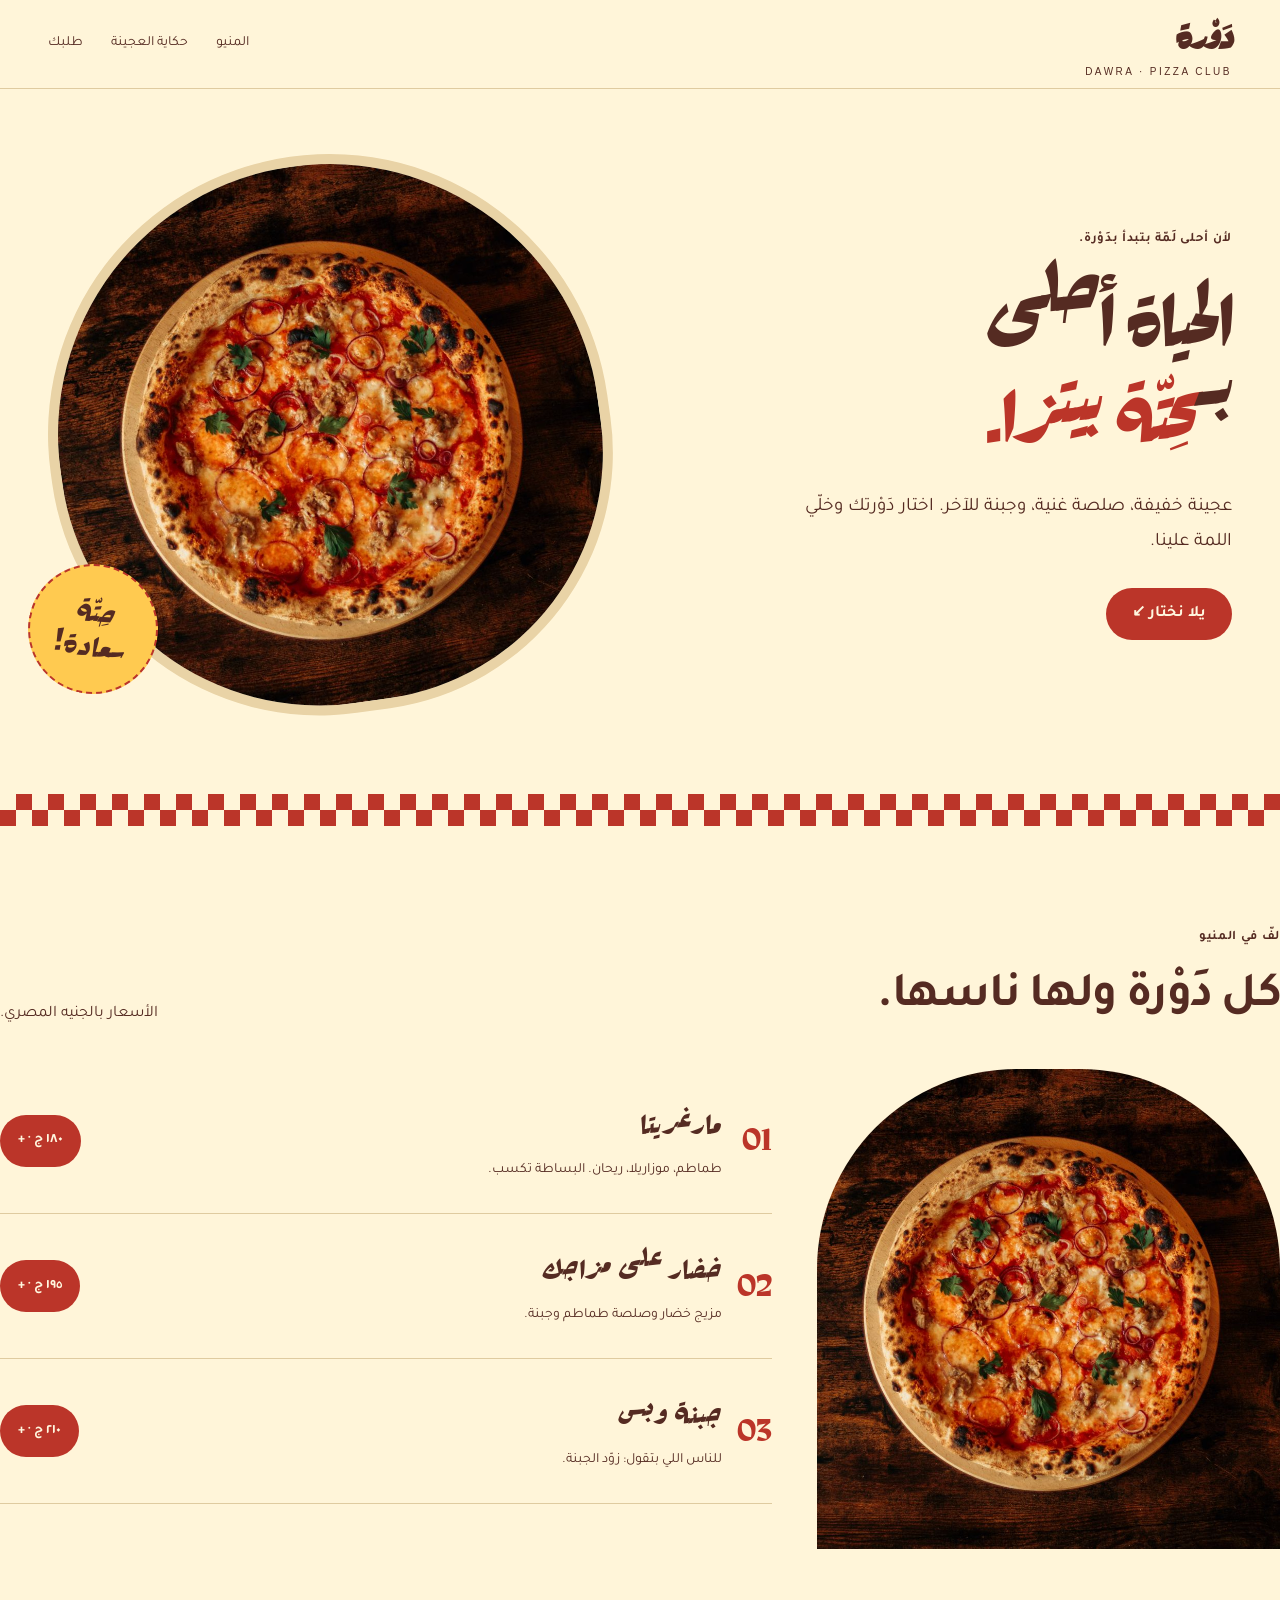
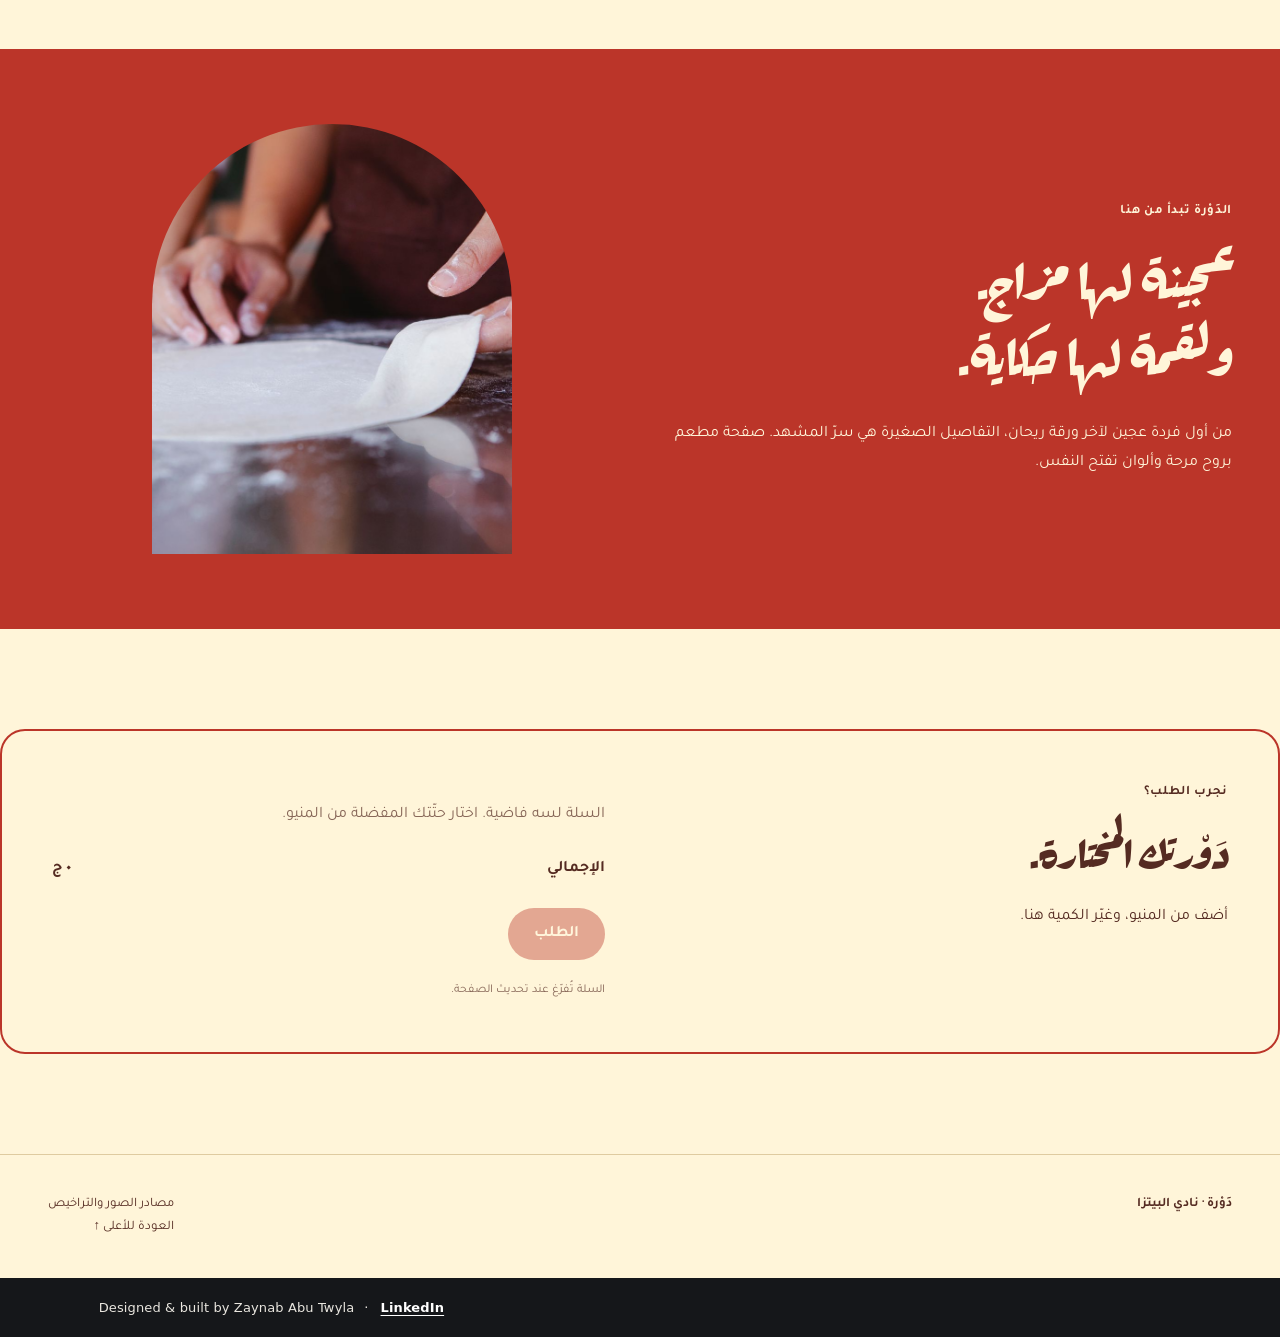
<file: index.html>
<!doctype html><html lang="ar" dir="rtl"><head><meta charset="utf-8"><meta name="viewport" content="width=device-width,initial-scale=1"><meta name="description" content="مطعم بيتزا مرح بنقشة مربعات وسلة طلب."><title>دَوْرة · نادي البيتزا</title><link rel="stylesheet" href="fonts.css"><link rel="stylesheet" href="style.css"></head><body id="top"><header class="site-header"><div class="wrap nav"><a class="brand" href="#top">دَوْرة<small>DAWRA · PIZZA CLUB</small></a><button class="menu-toggle" aria-label="فتح القائمة" aria-expanded="false" aria-controls="main-nav">☰</button><nav id="main-nav" class="nav-links" aria-label="التنقل الرئيسي"><a href="#menu">المنيو</a><a href="#dough">حكاية العجينة</a><a href="#order">طلبك</a></nav></div></header>
<main><section class="pizza-hero wrap"><div class="pizza-head"><span class="eyebrow">لأن أحلى لَمّة بتبدأ بدَوْرة.</span><h1>الحياة أحلى<br>بـ<span>حِتّة بيتزا.</span></h1><p>عجينة خفيفة، صلصة غنية، وجبنة للآخر. اختار دَوْرتك وخلّي اللمة علينا.</p><a class="btn" href="#menu">يلا نختار ↙</a></div><div class="pizza-art"><img src="assets/pizza.jpg" alt="بيتزا مارغريتا مخبوزة على طاولة خشبية" class="" style="" loading="lazy"><span class="pizza-burst">حِتّة<br>سعادة!</span></div></section><div class="checker"></div>
<section class="section wrap" id="menu"><div class="section-head"><div><span class="eyebrow">لفّ في المنيو</span><h2>كل دَوْرة ولها ناسها.</h2></div><p>الأسعار بالجنيه المصري.</p></div><div class="pizza-menu"><div class="pizza-menu-image"><img src="assets/pizza.jpg" alt="بيتزا بصلصة طماطم وريحان" class="" style="" loading="lazy"></div><div class="pizza-items"><article><span>01</span><div><h3>مارغريتا</h3><p>طماطم، موزاريلا، ريحان. البساطة تكسب.</p></div><button class="btn" data-add="مارغريتا" data-price="180">١٨٠ ج · +</button></article><article><span>02</span><div><h3>خضار على مزاجك</h3><p>مزيج خضار وصلصة طماطم وجبنة.</p></div><button class="btn" data-add="خضار" data-price="195">١٩٥ ج · +</button></article><article><span>03</span><div><h3>جبنة وبس</h3><p>للناس اللي بتقول: زوّد الجبنة.</p></div><button class="btn" data-add="جبنة" data-price="210">٢١٠ ج · +</button></article></div></div></section>
<section class="pizza-story" id="dough"><div class="wrap grid2"><div><span class="eyebrow">الدَوْرة تبدأ من هنا</span><h2>عجينة لها مزاج.<br>ولقمة لها حكاية.</h2><p>من أول فردة عجين لآخر ورقة ريحان، التفاصيل الصغيرة هي سرّ المشهد. صفحة مطعم بروح مرحة وألوان تفتح النفس.</p></div><div class="pizza-chef"><img src="assets/chef.jpg" alt="يدان تشكّلان عجينة بيتزا على سطح مغطى بالدقيق" class="" style="" loading="lazy"></div></div></section>
<section class="section wrap" id="order"><div class="pizza-cart"><div><span class="eyebrow">نجرب الطلب؟</span><h2>دَوْرتك المختارة.</h2><p>أضف من المنيو، وغيّر الكمية هنا.</p></div><div><div id="cart-rows" aria-live="polite"></div><div class="cart-total"><b>الإجمالي</b><b id="cart-total">٠ ج</b></div><button class="btn" id="checkout" disabled>الطلب</button><p class="note">السلة تُفرّغ عند تحديث الصفحة.</p></div></div></section></main><footer class="site-footer"><div class="wrap footer-row"><div><b>دَوْرة · نادي البيتزا</b></div><div><a href="CREDITS.html">مصادر الصور والتراخيص</a><br><a href="#top">العودة للأعلى ↑</a></div></div></footer><div class="modal" id="demo-modal" hidden role="dialog" aria-modal="true" aria-labelledby="demo-title"><div class="modal-box"><button class="close" aria-label="إغلاق">×</button><span class="eyebrow">رسالة</span><h2 id="demo-title">الطلب</h2><p>هذه الخطوة غير متصلة بخدمة فعلية حاليًا، ولم يتم إرسال أي طلب أو تحصيل أي مبلغ.</p><button class="btn" onclick="closeModal()">العودة للتصفح</button></div></div><script src="script.js"></script><!--zy-credit--><style>.zy-credit{box-sizing:border-box;width:100%;background:#15171a;color:#e9e6df;font:500 13px/1.5 system-ui,-apple-system,"Segoe UI",Roboto,Arial,sans-serif;text-align:center;padding:14px 16px;direction:ltr;unicode-bidi:isolate;letter-spacing:.01em}.zy-credit p{margin:0;display:flex;flex-wrap:wrap;gap:4px 10px;justify-content:center;align-items:center}footer.zy-credit p a{all:unset;cursor:pointer;display:inline;box-sizing:border-box;color:#fff;font-weight:700;font-size:inherit;line-height:inherit;text-decoration:underline;text-underline-offset:3px;padding:6px 2px;background:none;border:0;border-radius:0;box-shadow:none;width:auto;height:auto}footer.zy-credit p a:hover{text-decoration-thickness:2px}footer.zy-credit p a:focus-visible{outline:2px solid #fff;outline-offset:2px;border-radius:3px}@media(max-width:480px){.zy-credit{font-size:12.5px;padding:12px 14px}}</style><footer class="zy-credit" dir="ltr" lang="en"><p><span>Designed &amp; built by Zaynab Abu Twyla</span><span aria-hidden="true">&middot;</span><a href="https://www.linkedin.com/in/zaynab-aboutwylah-b71a79314" target="_blank" rel="noopener noreferrer">LinkedIn</a></p></footer><!--/zy-credit--></body></html>
</file>
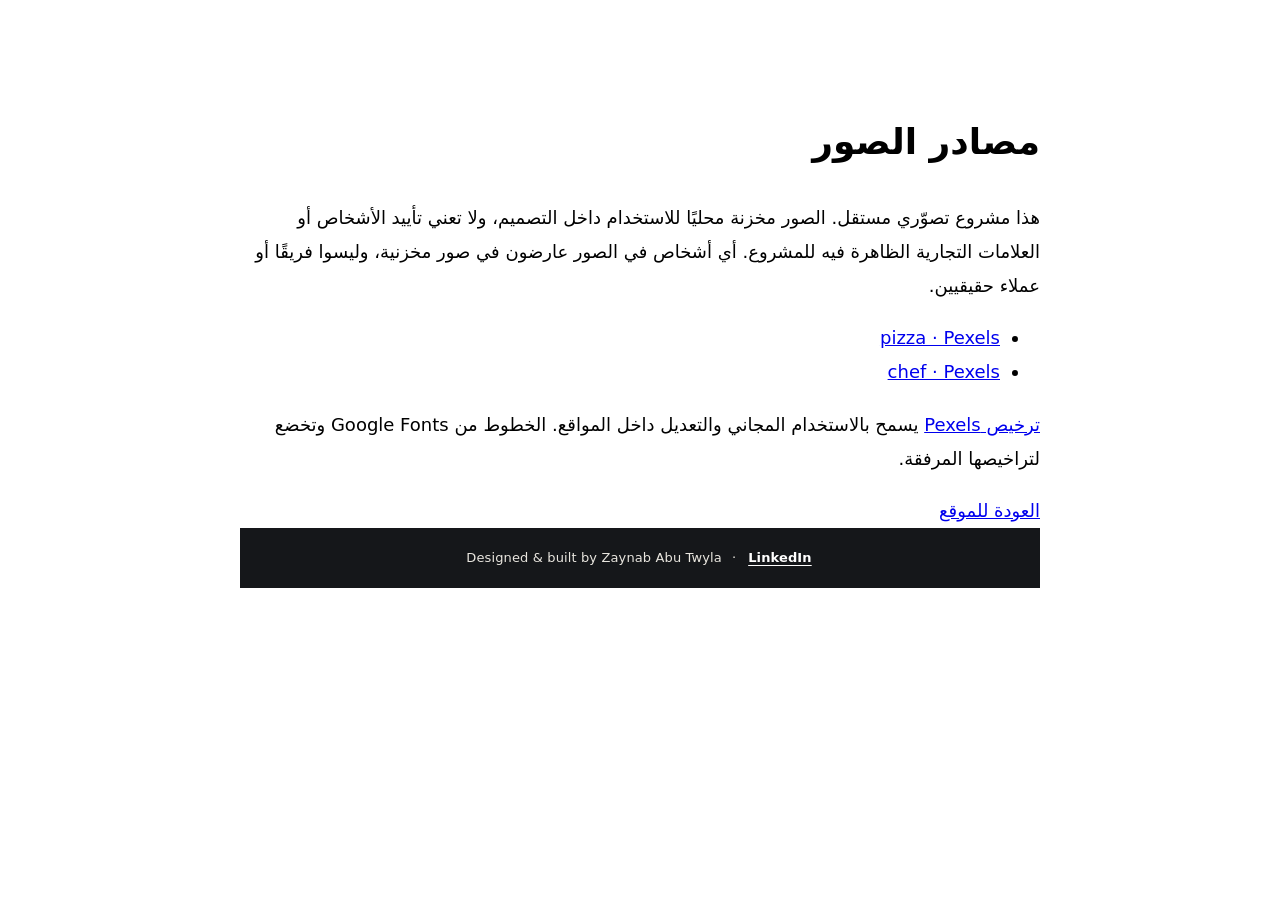
<file: CREDITS.html>
<!doctype html><html lang="ar" dir="rtl"><meta charset="utf-8"><meta name="viewport" content="width=device-width,initial-scale=1"><title>مصادر الصور</title><body style="font:18px/1.9 system-ui;max-width:800px;margin:60px auto;padding:24px"><h1>مصادر الصور</h1><p>هذا مشروع تصوّري مستقل. الصور مخزنة محليًا للاستخدام داخل التصميم، ولا تعني تأييد الأشخاص أو العلامات التجارية الظاهرة فيه للمشروع. أي أشخاص في الصور عارضون في صور مخزنية، وليسوا فريقًا أو عملاء حقيقيين.</p><ul><li><a href="https://www.pexels.com/photo/delicious-margherita-pizza-on-rustic-table-33593001/">pizza · Pexels</a></li><li><a href="https://www.pexels.com/photo/chef-making-pizza-dough-6223171/">chef · Pexels</a></li></ul><p><a href="https://www.pexels.com/license/">ترخيص Pexels</a> يسمح بالاستخدام المجاني والتعديل داخل المواقع. الخطوط من Google Fonts وتخضع لتراخيصها المرفقة.</p><a href="index.html">العودة للموقع</a><!--zy-credit--><style>.zy-credit{box-sizing:border-box;width:100%;background:#15171a;color:#e9e6df;font:500 13px/1.5 system-ui,-apple-system,"Segoe UI",Roboto,Arial,sans-serif;text-align:center;padding:14px 16px;direction:ltr;unicode-bidi:isolate;letter-spacing:.01em}.zy-credit p{margin:0;display:flex;flex-wrap:wrap;gap:4px 10px;justify-content:center;align-items:center}footer.zy-credit p a{all:unset;cursor:pointer;display:inline;box-sizing:border-box;color:#fff;font-weight:700;font-size:inherit;line-height:inherit;text-decoration:underline;text-underline-offset:3px;padding:6px 2px;background:none;border:0;border-radius:0;box-shadow:none;width:auto;height:auto}footer.zy-credit p a:hover{text-decoration-thickness:2px}footer.zy-credit p a:focus-visible{outline:2px solid #fff;outline-offset:2px;border-radius:3px}@media(max-width:480px){.zy-credit{font-size:12.5px;padding:12px 14px}}</style><footer class="zy-credit" dir="ltr" lang="en"><p><span>Designed &amp; built by Zaynab Abu Twyla</span><span aria-hidden="true">&middot;</span><a href="https://www.linkedin.com/in/zaynab-aboutwylah-b71a79314" target="_blank" rel="noopener noreferrer">LinkedIn</a></p></footer><!--/zy-credit--></body></html>
</file>
<file: fonts.css>
@font-face {
  font-family: 'Tajawal';
  font-style: normal;
  font-weight: 400;
  font-display: swap;
  src: url(fonts/Tajawal-0.woff2) format('truetype');
}
@font-face {
  font-family: 'Tajawal';
  font-style: normal;
  font-weight: 700;
  font-display: swap;
  src: url(fonts/Tajawal-1.woff2) format('truetype');
}
@font-face {
  font-family: 'Rakkas';
  font-style: normal;
  font-weight: 400;
  font-display: swap;
  src: url(fonts/Rakkas-0.woff2) format('truetype');
}
</file>
<file: style.css>
:root{--paper:#fff5d9;--ink:#552b22;--accent:#bb3529;--soft:#f1e4c0;--line:#dfcba0;--font:"Tajawal";}
*{box-sizing:border-box}html{scroll-behavior:smooth;scroll-padding-top:90px}body{margin:0;background:var(--paper);color:var(--ink);font-family:var(--font),sans-serif;font-size:16px;line-height:1.8}button,input,textarea,select{font:inherit}button,a,input,textarea,select{-webkit-tap-highlight-color:transparent}button,a{touch-action:manipulation}button{cursor:pointer}a{color:inherit;text-decoration:none}img{display:block;width:100%;height:100%;object-fit:cover}h1,h2,h3,p{margin:0}h1,h2,h3{line-height:1.22}h1{font-size:clamp(44px,5.8vw,92px);letter-spacing:-.04em}h2{font-size:clamp(32px,3.8vw,58px);letter-spacing:-.035em}h3{font-size:24px}p{max-width:62ch}.wrap{max-width:1320px;margin:auto;padding:0 48px}.section{padding:100px 0}.eyebrow{font-size:13px;font-weight:700;letter-spacing:.05em;display:block;margin-bottom:20px}.muted{opacity:.7}.btn{border:1px solid transparent;display:inline-flex;justify-content:center;align-items:center;gap:14px;min-height:52px;padding:12px 25px;background:var(--accent);color:var(--on,#fff);font-weight:700;text-align:center;line-height:1.5;border-radius:var(--r,0)}.btn.outline{background:transparent;color:inherit;border-color:currentColor}.btn.light{background:var(--paper);color:var(--ink)}.actions{display:flex;flex-wrap:wrap;gap:12px;margin-top:30px}.site-header{position:relative;z-index:10;border-bottom:1px solid var(--line);background:var(--paper)}.nav{min-height:88px;display:flex;align-items:center;justify-content:space-between;gap:25px}.brand{font-size:30px;font-weight:700;letter-spacing:-.05em;line-height:1.2}.brand small{font:10px Arial;display:block;letter-spacing:.25em;margin-top:6px;direction:ltr}.nav-links{display:flex;align-items:center;gap:28px;font-size:14px}.nav-links a:hover{text-decoration:underline;text-underline-offset:7px}.menu-toggle{display:none;background:none;color:inherit;border:1px solid var(--line);width:48px;height:48px;font-size:22px}.section-head{display:flex;justify-content:space-between;align-items:end;gap:40px;margin-bottom:40px}.section-head p{max-width:420px}.grid2{display:grid;grid-template-columns:1fr 1fr;gap:48px;align-items:center}.grid3{display:grid;grid-template-columns:repeat(3,1fr);gap:24px}.grid4{display:grid;grid-template-columns:repeat(4,1fr);gap:24px}.chip{display:inline-block;padding:7px 17px;border:1px solid var(--line);font-size:13px;border-radius:99px}.tabs{display:flex;gap:9px;flex-wrap:wrap;margin:28px 0}.tab{border:1px solid var(--line);background:transparent;color:inherit;padding:10px 21px;border-radius:var(--r,0);min-height:46px}.tab.active{background:var(--ink);color:var(--paper)}.product-photo{aspect-ratio:4/5;overflow:hidden;background:var(--line);margin-bottom:20px}.product-photo img{transition:transform .6s}.product:hover img{transform:scale(1.035)}.product-line{display:flex;justify-content:space-between;align-items:center;gap:16px;margin-top:18px}.product h3{font-size:23px}.text-link{border:0;background:none;padding:8px 0;color:inherit;border-bottom:1px solid currentColor;font-weight:700}.note{font-size:12px;opacity:.7;margin-top:20px}.rule-list>div{border-top:1px solid var(--line);padding:24px 0}.rule-list h3{margin-bottom:9px}.faq details{border-bottom:1px solid var(--line);padding:20px 0}.faq summary{cursor:pointer;font-size:18px;font-weight:700}.faq details p{margin-top:14px;opacity:.75}.contact-panel{padding:50px;background:var(--soft);border:1px solid var(--line)}form{display:grid;gap:16px}label{display:grid;gap:7px;font-size:14px}input,textarea,select{width:100%;min-width:0;border:1px solid var(--line);background:var(--paper);color:var(--ink);padding:13px 15px;border-radius:0}textarea{min-height:110px;resize:vertical}.field-row{display:grid;grid-template-columns:1fr 1fr;gap:15px}.status{padding:14px;background:var(--soft);border:1px solid var(--line);margin-top:16px;font-size:14px}.status:empty{display:none}.site-footer{padding:38px 0;border-top:1px solid var(--line);font-size:13px}.footer-row{display:flex;justify-content:space-between;gap:20px}.site-footer p{max-width:700px}.demo-flag{display:block;font-size:11px;border-bottom:1px solid var(--line);padding:6px 20px;text-align:center;background:var(--soft);letter-spacing:.01em}.modal{position:fixed;inset:0;background:#0009;z-index:100;display:grid;place-items:center;padding:20px}.modal[hidden]{display:none}.modal-box{max-height:90dvh;overflow:auto;width:min(100%,540px);padding:32px;background:var(--paper);color:var(--ink);box-shadow:0 30px 100px #0004}.modal-box h2{font-size:30px;margin:15px 0}.close{float:left;width:44px;height:44px;background:transparent;border:1px solid currentColor;color:inherit;font-size:24px}.modal-box p{margin-bottom:20px}.reveal{animation:appear .7s both}@keyframes appear{from{opacity:0;transform:translateY(15px)}to{opacity:1;transform:none}}:focus-visible{outline:3px solid var(--accent);outline-offset:4px}[hidden]{display:none!important}.price{font-weight:700;white-space:nowrap}.photo-caption{font-size:11px;opacity:.7;margin-top:8px}
@media(max-width:800px){.wrap{padding:0 22px}.section{padding:65px 0}.nav{min-height:74px}.brand{font-size:25px}.menu-toggle{display:block}.nav-links{display:none;position:absolute;top:100%;inset-inline:0;background:var(--paper);color:var(--ink);padding:28px 24px;border-bottom:1px solid var(--line);box-shadow:0 20px 30px #0002}.nav-links.open{display:grid;gap:20px}.nav-links a{font-size:20px;min-height:44px}.grid2,.grid3{grid-template-columns:1fr;gap:30px}.grid4{grid-template-columns:1fr 1fr;gap:25px 15px}.section-head{display:block}.section-head p{margin-top:20px}.contact-panel{padding:27px 22px}.footer-row{display:grid}.product h3{font-size:19px}.field-row{grid-template-columns:1fr}h1{font-size:clamp(44px,11vw,68px)}.grid4 .btn{padding:10px;font-size:13px}.section-head .btn{margin-top:20px}}
@media(prefers-reduced-motion:reduce){html{scroll-behavior:auto}*,*::before,*::after{animation:none!important;transition:none!important}}
 :root{--on:#fff7df;--r:99px}.brand{font-family:Rakkas;font-size:40px}.pizza-hero{display:grid;grid-template-columns:1fr 1fr;align-items:center;gap:60px;padding-top:65px;padding-bottom:80px}.pizza-head h1{font:400 clamp(65px,7vw,102px)/1.07 Rakkas}.pizza-head h1 span{color:var(--accent)}.pizza-head p{font-size:19px;max-width:440px;margin:28px 0}.pizza-art{height:560px;position:relative}.pizza-art img{border-radius:50% 50% 46% 48%;border:10px solid #e9d3a6;transform:rotate(-8deg);object-position:center}.pizza-burst{position:absolute;left:-20px;bottom:20px;display:grid;place-content:center;text-align:center;width:130px;height:130px;background:#ffca50;border-radius:50%;font:34px/1 Rakkas;transform:rotate(10deg);border:2px dashed var(--accent)}.checker{height:32px;background:repeating-conic-gradient(var(--accent) 0 25%,var(--paper) 0 50%) 0/32px 32px}.pizza-menu{display:grid;grid-template-columns:.75fr 1.25fr;gap:45px;align-items:start}.pizza-menu-image{height:480px;border-radius:200px 200px 0 0;overflow:hidden}.pizza-items article{display:grid;grid-template-columns:35px 1fr auto;align-items:center;gap:15px;padding:30px 0;border-bottom:1px solid var(--line)}.pizza-items article>span{font:32px Rakkas;color:var(--accent)}.pizza-items h3{font:33px Rakkas;font-weight:400}.pizza-items p{font-size:14px;margin-top:9px}.pizza-items .btn{font-size:14px;padding:10px 17px}.pizza-story{background:var(--accent);color:var(--paper);padding:75px 0}.pizza-story h2{font-family:Rakkas;font-weight:400;font-size:62px}.pizza-story p{margin-top:25px}.pizza-chef{height:430px;border-radius:180px 180px 0 0;overflow:hidden;max-width:360px;margin:auto;width:100%}.pizza-chef img{object-position:center 35%}.pizza-cart{display:grid;grid-template-columns:1fr 1fr;gap:70px;padding:50px;border:2px solid var(--accent);border-radius:25px}.pizza-cart h2{font-family:Rakkas;font-weight:400}.pizza-cart p{margin-top:20px}.cart-row{display:flex;align-items:center;justify-content:space-between;gap:15px;padding:14px 0;border-bottom:1px solid var(--line)}.qty{display:flex;align-items:center;gap:13px;direction:ltr}.qty button{width:35px;height:35px;border:1px solid var(--accent);background:none;color:var(--accent);border-radius:50%}.cart-total{display:flex;justify-content:space-between;padding:25px 0}button:disabled{opacity:.4;cursor:not-allowed}@media(max-width:800px){.pizza-hero{grid-template-columns:1fr;gap:40px;padding-top:40px}.pizza-head h1{font-size:73px}.pizza-art{height:350px;max-width:400px;margin:auto;width:100%}.pizza-art img{transform:none}.pizza-burst{left:0;bottom:-20px;width:100px;height:100px;font-size:28px}.pizza-menu{grid-template-columns:1fr;gap:15px}.pizza-menu-image{height:280px}.pizza-items article{grid-template-columns:30px 1fr;gap:12px}.pizza-items article .btn{grid-column:2;justify-self:start}.pizza-story h2{font-size:47px}.pizza-cart{grid-template-columns:1fr;gap:30px;padding:30px 22px}.pizza-cart h2{font-size:38px}}
</file>
